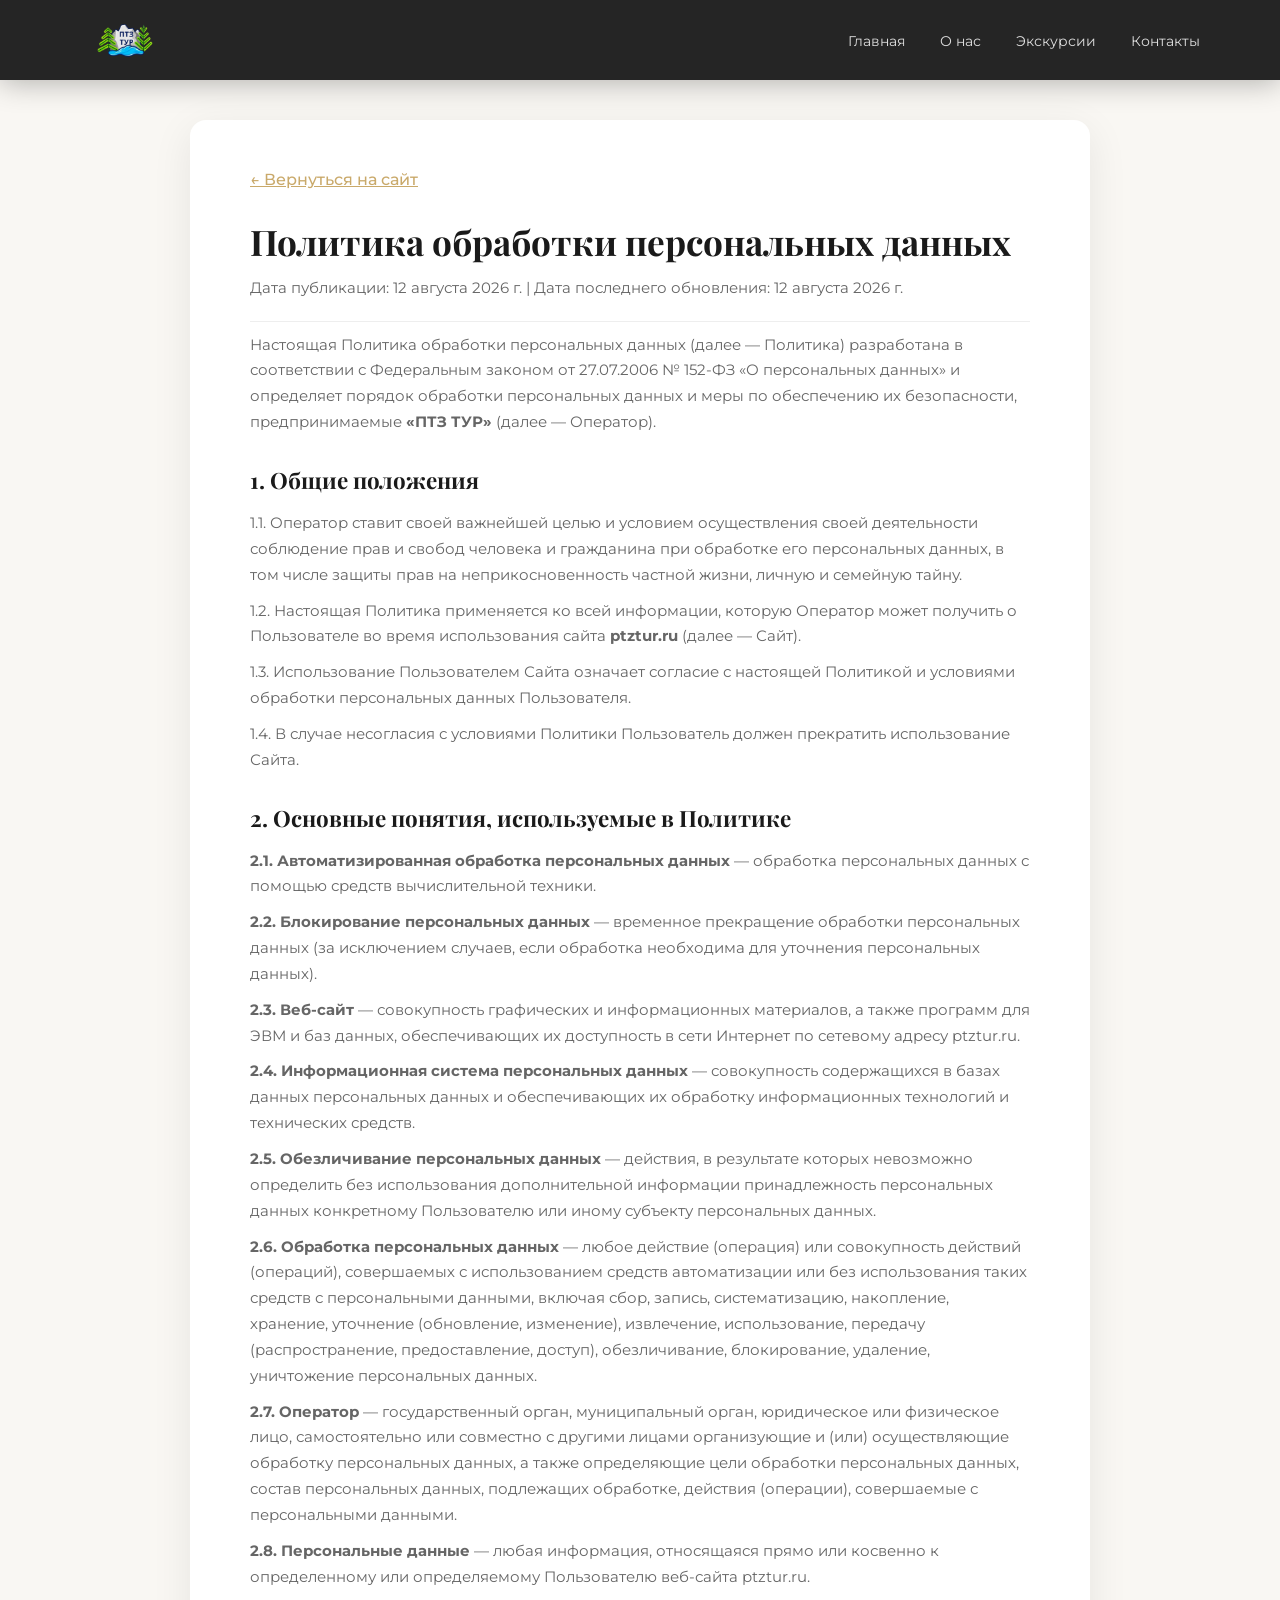
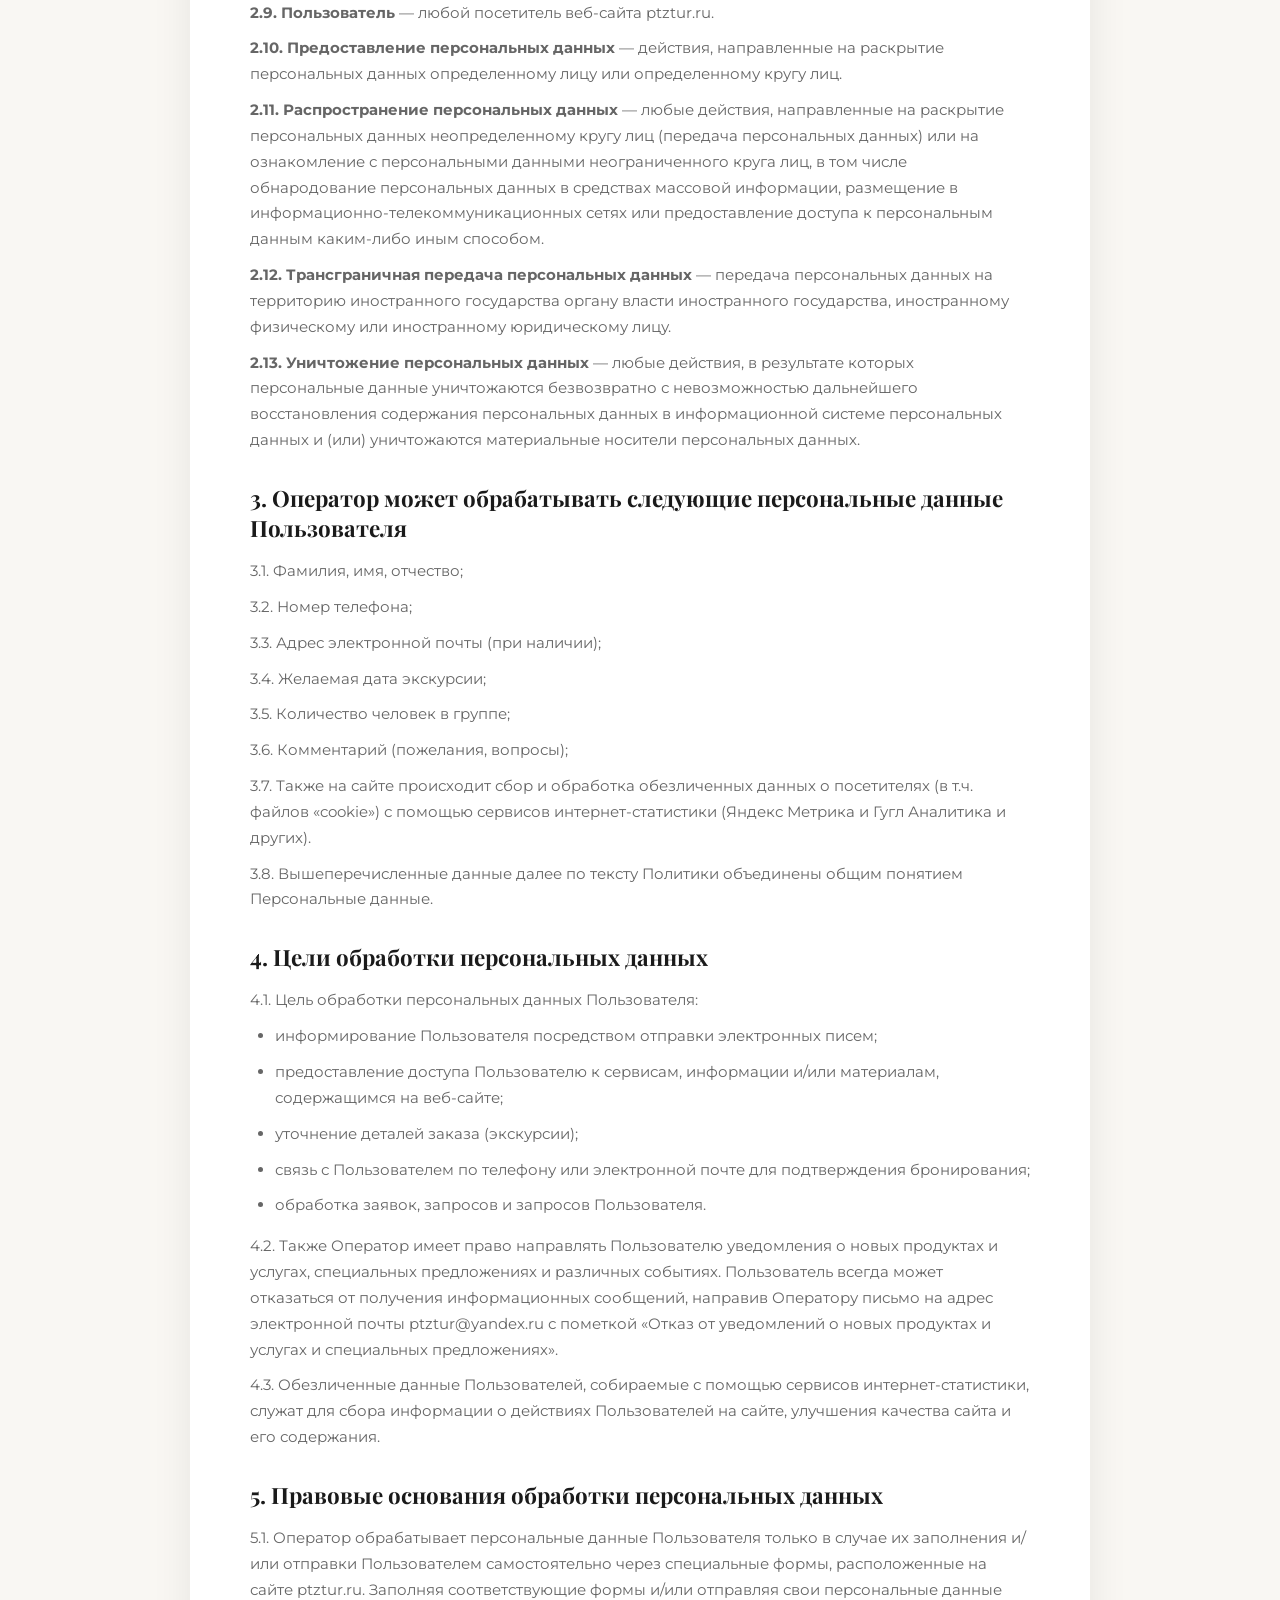
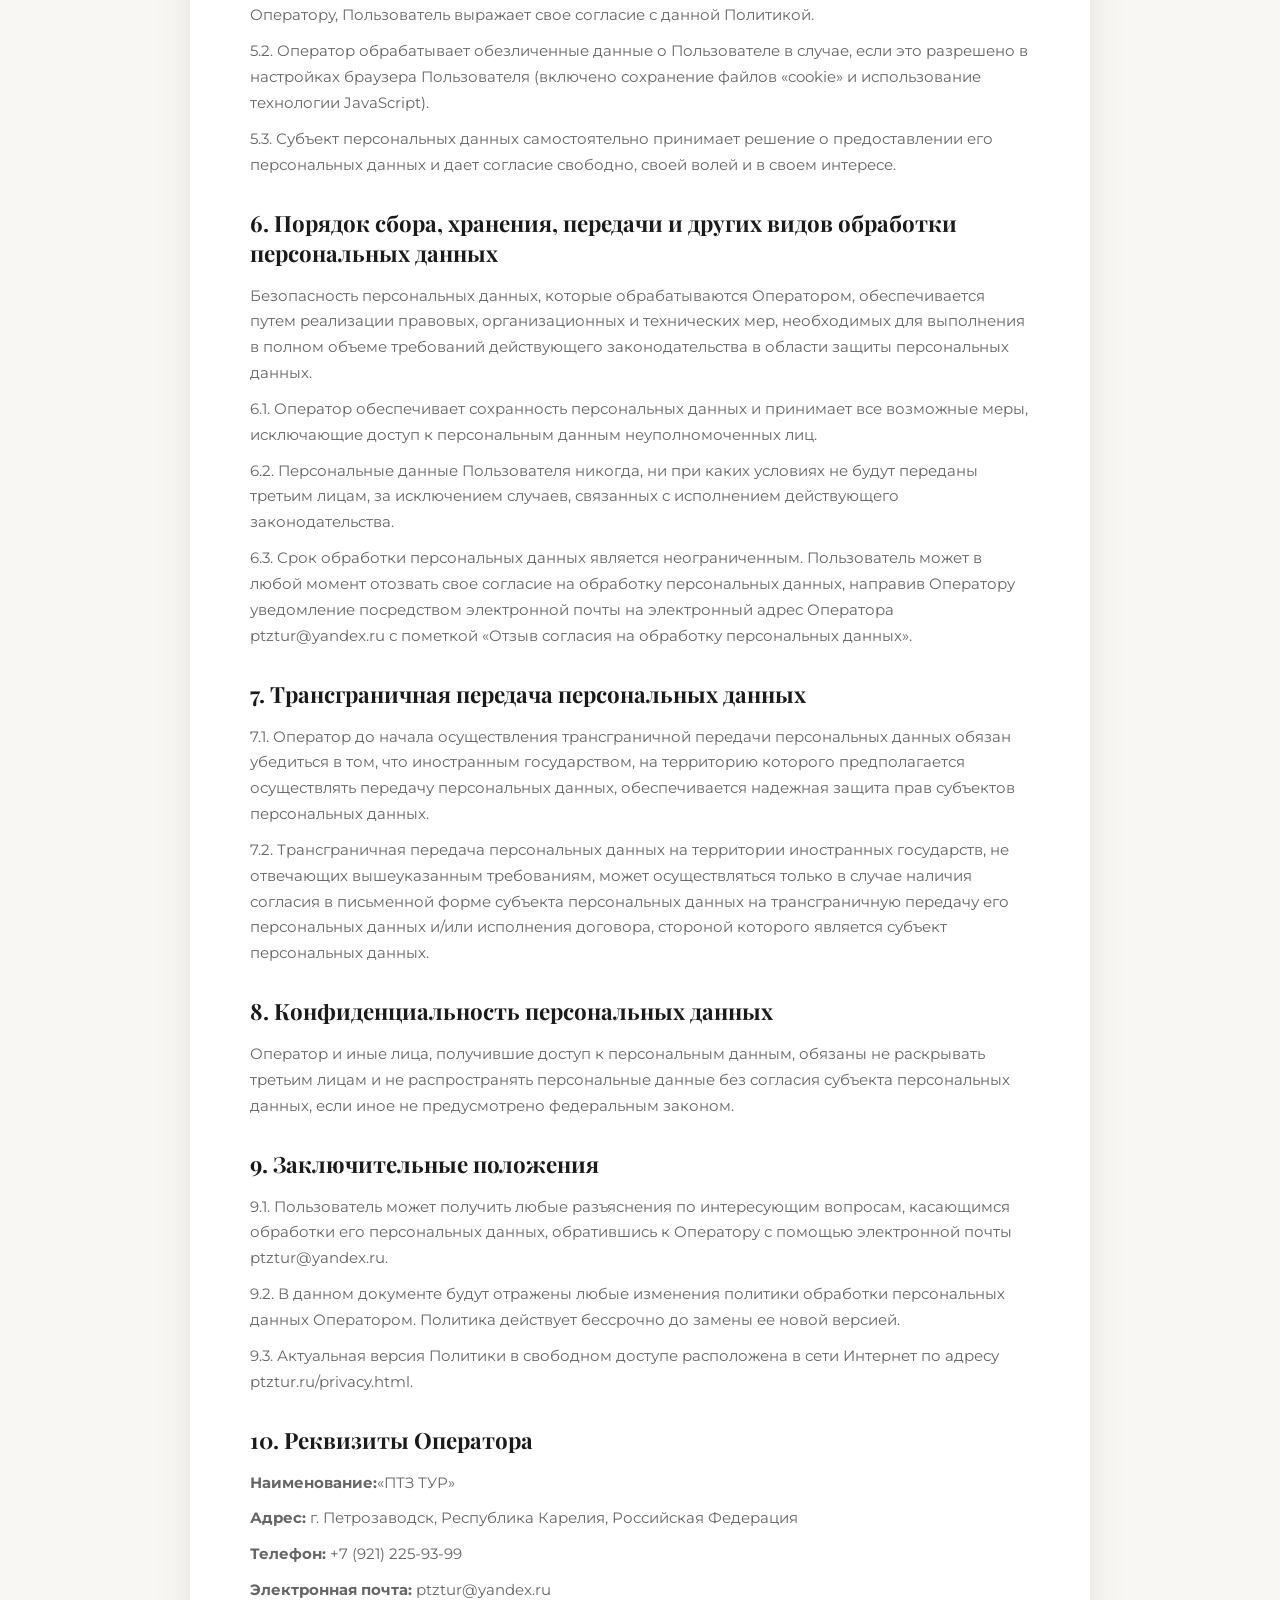
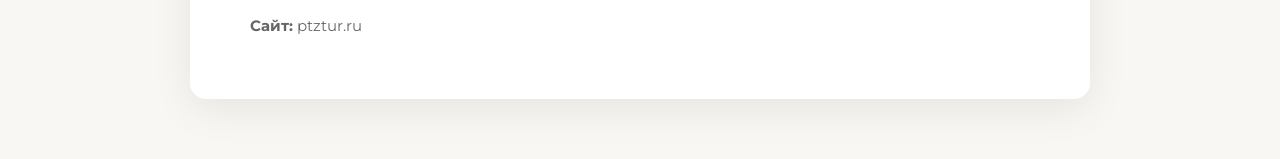
<file: privacy.html>
<!DOCTYPE html>
<html lang="ru">
<head>
    <meta charset="UTF-8">
    <meta name="viewport" content="width=device-width, initial-scale=1.0">
    <title>Политика обработки персональных данных — ПТЗ ТУР</title>
    <link rel="preconnect" href="https://fonts.googleapis.com">
    <link rel="preconnect" href="https://fonts.gstatic.com" crossorigin>
    <link href="https://fonts.googleapis.com/css2?family=Montserrat:wght@300;400;500;600;700&family=Playfair+Display:wght@400;500;600;700&display=swap" rel="stylesheet">
    <link rel="stylesheet" href="https://cdnjs.cloudflare.com/ajax/libs/font-awesome/6.4.0/css/all.min.css">
    <link rel="stylesheet" href="/style.css">
    <style>
        .privacy-page {
            padding: 120px 20px 60px;
            background: #f9f7f3;
            min-height: 100vh;
        }
        .privacy-container {
            max-width: 900px;
            margin: 0 auto;
            background: #fff;
            padding: 50px 60px;
            border-radius: 16px;
            box-shadow: 0 10px 40px rgba(0,0,0,0.08);
        }
        .privacy-container h1 {
            font-family: 'Playfair Display', serif;
            font-size: 2.2rem;
            color: var(--dark);
            margin-bottom: 10px;
            line-height: 1.3;
        }
        .privacy-date {
            color: var(--text-muted);
            font-size: 0.9rem;
            margin-bottom: 30px;
            padding-bottom: 20px;
            border-bottom: 1px solid #eee;
        }
        .privacy-container h2 {
            font-family: 'Playfair Display', serif;
            font-size: 1.4rem;
            color: var(--dark);
            margin: 30px 0 15px;
        }
        .privacy-container h3 {
            font-size: 1.1rem;
            color: var(--dark);
            margin: 20px 0 10px;
            font-weight: 600;
        }
        .privacy-container p, .privacy-container li {
            line-height: 1.7;
            color: var(--text-light);
            margin-bottom: 10px;
            font-size: 0.95rem;
        }
        .privacy-container ul, .privacy-container ol {
            padding-left: 25px;
            margin-bottom: 15px;
        }
        .privacy-container a {
            color: var(--primary);
            text-decoration: underline;
        }
        .privacy-back {
            display: inline-block;
            margin-bottom: 30px;
            color: var(--primary);
            text-decoration: none;
            font-weight: 500;
        }
        .privacy-back:hover {
            text-decoration: underline;
        }
        @media (max-width: 768px) {
            .privacy-container {
                padding: 30px 25px;
            }
            .privacy-container h1 {
                font-size: 1.6rem;
            }
            .privacy-container h2 {
                font-size: 1.2rem;
            }
        }
    </style>
</head>
<body>

    <!-- NAVBAR -->
   <nav id="navbar" style="position: fixed; top: 0; left: 0; width: 100%; background: rgba(26, 26, 26, 0.95); padding: 15px 80px; display: flex; justify-content: space-between; align-items: center; z-index: 1000; box-shadow: 0 2px 30px rgba(0,0,0,0.3);">
    <a href="index.html" style="display: flex; align-items: center; text-decoration: none;">
        <img id="privacyLogo" src="/img/logoPTZTUR5.svg" alt="ПТЗ ТУР" style="height: 50px; width: auto;">
    </a>
    <ul class="nav-links">
        <li><a href="index.html#home">Главная</a></li>
        <li><a href="index.html#about">О нас</a></li>
        <li><a href="index.html#routes">Экскурсии</a></li>
        <li><a href="index.html#contact">Контакты</a></li>
    </ul>
</nav>

<!-- Мини-скрипт: автоподбор рабочего пути логотипа (только для этой страницы) -->
<script>
    (function () {
        var img = document.getElementById('privacyLogo');
        if (!img) return;
        var current = img.getAttribute('src');
        var paths = [
            'logoPTZTUR5.svg',
            '/logoPTZTUR5.svg',
            '/logoPTZTUR5.svg',
            '/img/logoPTZTUR5.svg'
        ].filter(function (p) { return p !== current; });
        var i = 0;
        img.addEventListener('error', function () {
            if (i < paths.length) img.src = paths[i++];
        });
    })();
</script>

    <!-- PRIVACY CONTENT -->
    <section class="privacy-page">
        <div class="privacy-container">
            <a href="index.html" class="privacy-back">← Вернуться на сайт</a>
            
            <h1>Политика обработки персональных данных</h1>
            <p class="privacy-date">Дата публикации: 12 августа 2026 г. | Дата последнего обновления: 12 августа 2026 г.</p>

            <p>Настоящая Политика обработки персональных данных (далее — Политика) разработана в соответствии с Федеральным законом от 27.07.2006 № 152-ФЗ «О персональных данных» и определяет порядок обработки персональных данных и меры по обеспечению их безопасности, предпринимаемые <strong>«ПТЗ ТУР»</strong> (далее — Оператор).</p>

            <h2>1. Общие положения</h2>
            <p>1.1. Оператор ставит своей важнейшей целью и условием осуществления своей деятельности соблюдение прав и свобод человека и гражданина при обработке его персональных данных, в том числе защиты прав на неприкосновенность частной жизни, личную и семейную тайну.</p>
            <p>1.2. Настоящая Политика применяется ко всей информации, которую Оператор может получить о Пользователе во время использования сайта <strong>ptztur.ru</strong> (далее — Сайт).</p>
            <p>1.3. Использование Пользователем Сайта означает согласие с настоящей Политикой и условиями обработки персональных данных Пользователя.</p>
            <p>1.4. В случае несогласия с условиями Политики Пользователь должен прекратить использование Сайта.</p>

            <h2>2. Основные понятия, используемые в Политике</h2>
            <p><strong>2.1. Автоматизированная обработка персональных данных</strong> — обработка персональных данных с помощью средств вычислительной техники.</p>
            <p><strong>2.2. Блокирование персональных данных</strong> — временное прекращение обработки персональных данных (за исключением случаев, если обработка необходима для уточнения персональных данных).</p>
            <p><strong>2.3. Веб-сайт</strong> — совокупность графических и информационных материалов, а также программ для ЭВМ и баз данных, обеспечивающих их доступность в сети Интернет по сетевому адресу ptztur.ru.</p>
            <p><strong>2.4. Информационная система персональных данных</strong> — совокупность содержащихся в базах данных персональных данных и обеспечивающих их обработку информационных технологий и технических средств.</p>
            <p><strong>2.5. Обезличивание персональных данных</strong> — действия, в результате которых невозможно определить без использования дополнительной информации принадлежность персональных данных конкретному Пользователю или иному субъекту персональных данных.</p>
            <p><strong>2.6. Обработка персональных данных</strong> — любое действие (операция) или совокупность действий (операций), совершаемых с использованием средств автоматизации или без использования таких средств с персональными данными, включая сбор, запись, систематизацию, накопление, хранение, уточнение (обновление, изменение), извлечение, использование, передачу (распространение, предоставление, доступ), обезличивание, блокирование, удаление, уничтожение персональных данных.</p>
            <p><strong>2.7. Оператор</strong> — государственный орган, муниципальный орган, юридическое или физическое лицо, самостоятельно или совместно с другими лицами организующие и (или) осуществляющие обработку персональных данных, а также определяющие цели обработки персональных данных, состав персональных данных, подлежащих обработке, действия (операции), совершаемые с персональными данными.</p>
            <p><strong>2.8. Персональные данные</strong> — любая информация, относящаяся прямо или косвенно к определенному или определяемому Пользователю веб-сайта ptztur.ru.</p>
            <p><strong>2.9. Пользователь</strong> — любой посетитель веб-сайта ptztur.ru.</p>
            <p><strong>2.10. Предоставление персональных данных</strong> — действия, направленные на раскрытие персональных данных определенному лицу или определенному кругу лиц.</p>
            <p><strong>2.11. Распространение персональных данных</strong> — любые действия, направленные на раскрытие персональных данных неопределенному кругу лиц (передача персональных данных) или на ознакомление с персональными данными неограниченного круга лиц, в том числе обнародование персональных данных в средствах массовой информации, размещение в информационно-телекоммуникационных сетях или предоставление доступа к персональным данным каким-либо иным способом.</p>
            <p><strong>2.12. Трансграничная передача персональных данных</strong> — передача персональных данных на территорию иностранного государства органу власти иностранного государства, иностранному физическому или иностранному юридическому лицу.</p>
            <p><strong>2.13. Уничтожение персональных данных</strong> — любые действия, в результате которых персональные данные уничтожаются безвозвратно с невозможностью дальнейшего восстановления содержания персональных данных в информационной системе персональных данных и (или) уничтожаются материальные носители персональных данных.</p>

            <h2>3. Оператор может обрабатывать следующие персональные данные Пользователя</h2>
            <p>3.1. Фамилия, имя, отчество;</p>
            <p>3.2. Номер телефона;</p>
            <p>3.3. Адрес электронной почты (при наличии);</p>
            <p>3.4. Желаемая дата экскурсии;</p>
            <p>3.5. Количество человек в группе;</p>
            <p>3.6. Комментарий (пожелания, вопросы);</p>
            <p>3.7. Также на сайте происходит сбор и обработка обезличенных данных о посетителях (в т.ч. файлов «cookie») с помощью сервисов интернет-статистики (Яндекс Метрика и Гугл Аналитика и других).</p>
            <p>3.8. Вышеперечисленные данные далее по тексту Политики объединены общим понятием Персональные данные.</p>

            <h2>4. Цели обработки персональных данных</h2>
            <p>4.1. Цель обработки персональных данных Пользователя:</p>
            <ul>
                <li>информирование Пользователя посредством отправки электронных писем;</li>
                <li>предоставление доступа Пользователю к сервисам, информации и/или материалам, содержащимся на веб-сайте;</li>
                <li>уточнение деталей заказа (экскурсии);</li>
                <li>связь с Пользователем по телефону или электронной почте для подтверждения бронирования;</li>
                <li>обработка заявок, запросов и запросов Пользователя.</li>
            </ul>
            <p>4.2. Также Оператор имеет право направлять Пользователю уведомления о новых продуктах и услугах, специальных предложениях и различных событиях. Пользователь всегда может отказаться от получения информационных сообщений, направив Оператору письмо на адрес электронной почты ptztur@yandex.ru с пометкой «Отказ от уведомлений о новых продуктах и услугах и специальных предложениях».</p>
            <p>4.3. Обезличенные данные Пользователей, собираемые с помощью сервисов интернет-статистики, служат для сбора информации о действиях Пользователей на сайте, улучшения качества сайта и его содержания.</p>

            <h2>5. Правовые основания обработки персональных данных</h2>
            <p>5.1. Оператор обрабатывает персональные данные Пользователя только в случае их заполнения и/или отправки Пользователем самостоятельно через специальные формы, расположенные на сайте ptztur.ru. Заполняя соответствующие формы и/или отправляя свои персональные данные Оператору, Пользователь выражает свое согласие с данной Политикой.</p>
            <p>5.2. Оператор обрабатывает обезличенные данные о Пользователе в случае, если это разрешено в настройках браузера Пользователя (включено сохранение файлов «cookie» и использование технологии JavaScript).</p>
            <p>5.3. Субъект персональных данных самостоятельно принимает решение о предоставлении его персональных данных и дает согласие свободно, своей волей и в своем интересе.</p>

            <h2>6. Порядок сбора, хранения, передачи и других видов обработки персональных данных</h2>
            <p>Безопасность персональных данных, которые обрабатываются Оператором, обеспечивается путем реализации правовых, организационных и технических мер, необходимых для выполнения в полном объеме требований действующего законодательства в области защиты персональных данных.</p>
            <p>6.1. Оператор обеспечивает сохранность персональных данных и принимает все возможные меры, исключающие доступ к персональным данным неуполномоченных лиц.</p>
            <p>6.2. Персональные данные Пользователя никогда, ни при каких условиях не будут переданы третьим лицам, за исключением случаев, связанных с исполнением действующего законодательства.</p>
            <p>6.3. Срок обработки персональных данных является неограниченным. Пользователь может в любой момент отозвать свое согласие на обработку персональных данных, направив Оператору уведомление посредством электронной почты на электронный адрес Оператора ptztur@yandex.ru с пометкой «Отзыв согласия на обработку персональных данных».</p>

            <h2>7. Трансграничная передача персональных данных</h2>
            <p>7.1. Оператор до начала осуществления трансграничной передачи персональных данных обязан убедиться в том, что иностранным государством, на территорию которого предполагается осуществлять передачу персональных данных, обеспечивается надежная защита прав субъектов персональных данных.</p>
            <p>7.2. Трансграничная передача персональных данных на территории иностранных государств, не отвечающих вышеуказанным требованиям, может осуществляться только в случае наличия согласия в письменной форме субъекта персональных данных на трансграничную передачу его персональных данных и/или исполнения договора, стороной которого является субъект персональных данных.</p>

            <h2>8. Конфиденциальность персональных данных</h2>
            <p>Оператор и иные лица, получившие доступ к персональным данным, обязаны не раскрывать третьим лицам и не распространять персональные данные без согласия субъекта персональных данных, если иное не предусмотрено федеральным законом.</p>

            <h2>9. Заключительные положения</h2>
            <p>9.1. Пользователь может получить любые разъяснения по интересующим вопросам, касающимся обработки его персональных данных, обратившись к Оператору с помощью электронной почты ptztur@yandex.ru.</p>
            <p>9.2. В данном документе будут отражены любые изменения политики обработки персональных данных Оператором. Политика действует бессрочно до замены ее новой версией.</p>
            <p>9.3. Актуальная версия Политики в свободном доступе расположена в сети Интернет по адресу ptztur.ru/privacy.html.</p>

            <h2>10. Реквизиты Оператора</h2>
            <p><strong>Наименование:</strong>«ПТЗ ТУР»</p>
            <p><strong>Адрес:</strong> г. Петрозаводск, Республика Карелия, Российская Федерация</p>
            <p><strong>Телефон:</strong> +7 (921) 225-93-99</p>
            <p><strong>Электронная почта:</strong> ptztur@yandex.ru</p>
            <p><strong>Сайт:</strong> ptztur.ru</p>
        </div>
    </section>

</body>
</html>
</file>
<file: style.css>
* {
    margin: 0;
    padding: 0;
    box-sizing: border-box;
}

:root {
    --primary: #c9a96a;
    --primary-hover: #b8985a;
    --dark: #1a1a1a;
    --darker: #111111;
    --light: #f8f9fa;
    --text: #333;
    --text-light: #666;
    --text-muted: #999;
}

html {
    scroll-behavior: smooth;
}

body {
    font-family: 'Montserrat', sans-serif;
    color: var(--text);
    overflow-x: hidden;
}

body.modal-open {
    overflow: hidden;
}

/* =========================================
   NAVBAR
   ========================================= */
nav {
    position: fixed;
    top: 0;
    width: 100%;
    padding: 25px 80px;
    display: flex;
    justify-content: space-between;
    align-items: center;
    z-index: 1000;
    transition: all 0.4s ease;
    background: transparent;
}

nav.scrolled {
    background: rgba(26, 26, 26, 0.95);
    padding: 15px 80px;
    box-shadow: 0 2px 30px rgba(0, 0, 0, 0.3);
}

.nav-logo {
    display: flex;
    align-items: center;
    gap: 10px;
    color: #fff;
    text-decoration: none;
}

.nav-logo img,
.nav-logo svg {
    height: 65px;
    width: auto;
    transition: all 0.3s ease;
}

.nav-logo:hover img,
.nav-logo:hover svg {
    transform: scale(1.05);
}

.nav-links {
    display: flex;
    gap: 35px;
    list-style: none;
}

.nav-links a {
    color: rgba(255, 255, 255, 0.85);
    text-decoration: none;
    font-size: 0.9rem;
    font-weight: 400;
    transition: color 0.3s;
    position: relative;
}

.nav-links a::after {
    content: '';
    position: absolute;
    bottom: -4px;
    left: 0;
    width: 0;
    height: 1px;
    background: var(--primary);
    transition: width 0.3s;
}

.nav-links a:hover {
    color: #fff;
}

.nav-links a:hover::after,
.nav-links .active::after {
    width: 100%;
}

.nav-links .active {
    color: #fff;
}

.mobile-toggle {
    display: none;
    font-size: 1.5rem;
    color: #fff;
    cursor: pointer;
}

/* =========================================
   HERO
   ========================================= */
.hero {
    height: 100vh;
    min-height: 700px;
    position: relative;
    display: flex;
    align-items: center;
    justify-content: center;
    overflow: hidden;
}

.hero-bg {
    position: absolute;
    inset: 0;
    background: url('img/Рускеала.jpg') center/cover;
    filter: brightness(0.6);
    transition: transform 8s ease;
}

.hero:hover .hero-bg {
    transform: scale(1.05);
}

.hero-overlay {
    position: absolute;
    inset: 0;
    background: linear-gradient(to bottom,
            rgba(26, 26, 26, 0.3) 0%,
            rgba(26, 26, 26, 0.1) 50%,
            rgba(26, 26, 26, 0.6) 100%);
}

.hero-content {
    position: relative;
    z-index: 2;
    text-align: center;
    color: #fff;
    max-width: 800px;
    padding: 0 20px;
    animation: fadeInUp 1s ease;
}

@keyframes fadeInUp {
    from {
        opacity: 0;
        transform: translateY(40px);
    }

    to {
        opacity: 1;
        transform: translateY(0);
    }
}

.hero-logo {
    max-width: 180px;
    width: 100%;
    height: auto;
    margin: 0 auto 30px;
    display: block;
}

.hero-content h1 {
    font-family: 'Playfair Display', serif;
    font-size: 3.5rem;
    font-weight: 600;
    margin-bottom: 20px;
    letter-spacing: 8px;
    text-shadow: 0 2px 20px rgba(0, 0, 0, 0.3);
}

.hero-content p {
    font-size: 1.3rem;
    font-weight: 300;
    color: rgba(255, 255, 255, 0.9);
    letter-spacing: 3px;
    font-style: italic;
}

.scroll-down {
    position: absolute;
    bottom: 40px;
    left: 50%;
    transform: translateX(-50%);
    color: rgba(255, 255, 255, 0.7);
    font-size: 0.8rem;
    letter-spacing: 2px;
    display: flex;
    flex-direction: column;
    align-items: center;
    gap: 10px;
    animation: bounce 2s infinite;
    cursor: pointer;
}

@keyframes bounce {

    0%,
    100% {
        transform: translateX(-50%) translateY(0);
    }

    50% {
        transform: translateX(-50%) translateY(-10px);
    }
}

/* =========================================
   О НАС
   ========================================= */
.about-section {
    padding: 80px 20px;
    background: #f9f7f3;
}

.about-container {
    max-width: 1200px;
    margin: 0 auto;
    display: grid;
    grid-template-columns: 1fr 1fr;
    gap: 60px;
    align-items: center;
}

.about-text h2 {
    font-family: 'Playfair Display', serif;
    font-size: 2.5rem;
    margin-bottom: 20px;
    color: #2c2c2c;
}

.about-text p {
    line-height: 1.8;
    color: #555;
    margin-bottom: 15px;
}

.about-image img {
    width: 100%;
    border-radius: 12px;
    box-shadow: 0 20px 40px rgba(0, 0, 0, 0.1);
}

/* =========================================
   ROUTE SELECTION
   ========================================= */
.route-selection {
    background: var(--light);
    padding: 80px 80px 60px;
    position: relative;
}

.route-selection::before {
    content: '';
    position: absolute;
    top: -60px;
    left: 0;
    right: 0;
    height: 60px;
    background: var(--light);
    clip-path: ellipse(55% 100% at 50% 100%);
}

.route-title {
    text-align: center;
    font-size: 1.1rem;
    font-weight: 600;
    letter-spacing: 2px;
    text-transform: uppercase;
    color: var(--text);
    margin-bottom: 30px;
}

.route-filters {
    display: flex;
    justify-content: center;
    gap: 20px;
    flex-wrap: wrap;
}

.filter-btn {
    padding: 12px 28px;
    border: 1.5px solid #ddd;
    border-radius: 30px;
    background: #fff;
    color: var(--text-light);
    font-size: 0.85rem;
    font-family: 'Montserrat', sans-serif;
    font-weight: 500;
    cursor: pointer;
    transition: all 0.4s cubic-bezier(0.4, 0, 0.2, 1);
    letter-spacing: 0.5px;
    box-shadow: 0 2px 10px rgba(0, 0, 0, 0.05);
}

.filter-btn:hover {
    border-color: var(--primary);
    color: var(--primary);
    transform: translateY(-2px);
    box-shadow: 0 5px 20px rgba(201, 169, 106, 0.2);
}

.filter-btn.active {
    background: var(--primary);
    border-color: var(--primary);
    color: #fff;
    box-shadow: 0 5px 20px rgba(201, 169, 106, 0.4);
}

/* =========================================
   ROUTES (TIMELINE)
   ========================================= */
.routes {
    background: var(--light);
    padding: 40px 80px 100px;
    position: relative;
}

.timeline {
    max-width: 1000px;
    margin: 0 auto;
    position: relative;
    padding: 40px 0;
}

.timeline::before {
    content: '';
    position: absolute;
    left: 50%;
    top: 0;
    bottom: 0;
    width: 2px;
    background: linear-gradient(to bottom, var(--primary), rgba(201, 169, 106, 0.1));
    transform: translateX(-50%);
    z-index: 1;
}

.route-group {
    margin-bottom: 60px;
    scroll-margin-top: 120px;
}

.route-group.hidden {
    display: none;
}

.route-group-header {
    text-align: center;
    margin-bottom: 50px;
    padding: 25px;
    background: #fff;
    border-radius: 15px;
    box-shadow: 0 5px 25px rgba(0, 0, 0, 0.06);
    max-width: 1000px;
    position: relative;
    z-index: 2;
}

.route-group-header i {
    font-size: 2rem;
    color: var(--primary);
    margin-bottom: 10px;
    display: block;
}

.route-group-header h2 {
    font-family: 'Playfair Display', serif;
    font-size: 1.8rem;
    font-weight: 600;
    color: var(--dark);
}

.route-card {
    display: flex;
    align-items: center;
    margin-bottom: 100px;
    position: relative;
    opacity: 0;
    transform: translateY(40px);
    transition: all 0.8s ease;
    z-index: 2;
}

.route-card.visible {
    opacity: 1;
    transform: translateY(0);
}

.route-card.hidden {
    display: none;
}

.route-card:nth-child(even) {
    flex-direction: row-reverse;
}

.route-card .route-dot {
    position: absolute;
    left: 50%;
    top: 50%;
    transform: translate(-50%, -50%);
    width: 16px;
    height: 16px;
    background: var(--primary);
    border-radius: 50%;
    border: 3px solid #fff;
    box-shadow: 0 0 0 3px var(--primary);
    z-index: 3;
}

.route-card .route-image {
    width: 45%;
    border-radius: 20px;
    overflow: hidden;
    box-shadow: 0 15px 50px rgba(0, 0, 0, 0.15);
    position: relative;
    cursor: pointer;
    transition: all 0.4s ease;
}

.route-card .route-image::after {
    content: '\f00e';
    font-family: 'Font Awesome 6 Free';
    font-weight: 900;
    position: absolute;
    top: 50%;
    left: 50%;
    transform: translate(-50%, -50%) scale(0);
    color: #fff;
    font-size: 2rem;
    opacity: 0;
    transition: all 0.4s ease;
    z-index: 3;
}

.route-card .route-image::before {
    content: '';
    position: absolute;
    inset: 0;
    background: rgba(26, 26, 26, 0);
    transition: all 0.4s ease;
    z-index: 2;
}

.route-card .route-image:hover::after {
    opacity: 1;
    transform: translate(-50%, -50%) scale(1);
}

.route-card .route-image:hover::before {
    background: rgba(26, 26, 26, 0.4);
}

.route-card .route-image:hover {
    transform: translateY(-5px);
    box-shadow: 0 20px 60px rgba(0, 0, 0, 0.25);
}

.route-card .route-image img {
    width: 100%;
    height: 320px;
    object-fit: cover;
    display: block;
    transition: transform 0.6s ease;
}

.route-card:hover .route-image img {
    transform: scale(1.08);
}

.route-card .route-info {
    width: 45%;
    padding: 0 60px;
}

.route-card:nth-child(even) .route-info {
    text-align: right;
}

.route-info .route-tag {
    display: inline-block;
    font-size: 0.75rem;
    font-weight: 600;
    letter-spacing: 2px;
    text-transform: uppercase;
    color: var(--primary);
    margin-bottom: 12px;
}

.route-info h3 {
    font-family: 'Playfair Display', serif;
    font-size: 1.8rem;
    font-weight: 600;
    margin-bottom: 15px;
    color: var(--dark);
}

.route-info p {
    font-size: 0.9rem;
    line-height: 1.8;
    color: var(--text-light);
    margin-bottom: 12px;
}

.route-details {
    display: flex;
    gap: 20px;
    font-size: 0.85rem;
    color: var(--text-muted);
}

.route-card:nth-child(even) .route-details {
    justify-content: flex-end;
}

.route-details span {
    display: flex;
    align-items: center;
    gap: 6px;
}

.route-details i {
    color: var(--primary);
    font-size: 0.8rem;
}

.route-price {
    margin-top: 20px;
    font-size: 1.3rem;
    font-weight: 600;
    color: var(--primary);
}

/* =========================================
   КНОПКИ В КАРТОЧКАХ
   ========================================= */
.route-buttons {
    display: flex;
    gap: 15px;
    margin-top: 20px;
    flex-wrap: wrap;
}

.route-btn {
    display: inline-flex;
    align-items: center;
    justify-content: center;
    padding: 12px 25px;
    border-radius: 30px;
    font-size: 0.85rem;
    font-weight: 600;
    letter-spacing: 0.5px;
    text-decoration: none;
    transition: all 0.3s ease;
    flex: 1;
    min-width: 140px;
    text-align: center;
}

.route-btn-primary {
    background: var(--primary);
    color: #fff;
}

.route-btn-primary:hover {
    background: var(--primary-hover);
    transform: translateY(-2px);
    box-shadow: 0 5px 20px rgba(201, 169, 106, 0.4);
}

.route-btn-secondary {
    background: transparent;
    color: var(--primary);
    border: 1.5px solid var(--primary);
}

.route-btn-secondary:hover {
    background: var(--primary);
    color: #fff;
    transform: translateY(-2px);
}

/* =========================================
   TOUR MODAL
   ========================================= */
.tour-modal {
    position: fixed;
    inset: 0;
    z-index: 2000;
    display: flex;
    align-items: center;
    justify-content: center;
    opacity: 0;
    visibility: hidden;
    transition: opacity 0.4s ease, visibility 0.4s ease;
}

.tour-modal.active {
    opacity: 1;
    visibility: visible;
}

.tour-modal-overlay {
    position: absolute;
    inset: 0;
    background: rgba(10, 10, 20, 0.85);
    backdrop-filter: blur(8px);
    cursor: pointer;
}

.tour-modal-content {
    position: relative;
    background: #fff;
    border-radius: 24px;
    max-width: 1100px;
    width: 92%;
    max-height: 90vh;
    overflow: hidden;
    box-shadow: 0 30px 80px rgba(0, 0, 0, 0.4);
    transform: scale(0.9) translateY(30px);
    transition: transform 0.5s cubic-bezier(0.34, 1.56, 0.64, 1);
}

.tour-modal.active .tour-modal-content {
    transform: scale(1) translateY(0);
}

.tour-modal-close {
    position: absolute;
    top: 20px;
    right: 20px;
    width: 45px;
    height: 45px;
    border-radius: 50%;
    background: rgba(255, 255, 255, 0.95);
    border: none;
    cursor: pointer;
    z-index: 10;
    display: flex;
    align-items: center;
    justify-content: center;
    font-size: 1.2rem;
    color: var(--dark);
    transition: all 0.3s ease;
    box-shadow: 0 4px 15px rgba(0, 0, 0, 0.15);
}

.tour-modal-close:hover {
    background: var(--primary);
    color: #fff;
    transform: rotate(90deg);
}

.tour-modal-body {
    display: grid;
    grid-template-columns: 40% 60%;
    max-height: 90vh;
    overflow-y: auto;
}

.tour-modal-image {
    position: relative;
    background: #f5f2ea;
}

.tour-modal-image img {
    position: sticky;
    top: 0;
    width: 100%;
    height: 90vh;
    max-height: 90vh;
    object-fit: cover;
    object-position: center;
    display: block;
}

.tour-modal-info {
    padding: 50px 45px;
    overflow-y: auto;
}

.tour-modal-tag {
    display: inline-block;
    font-size: 0.75rem;
    font-weight: 600;
    letter-spacing: 2px;
    text-transform: uppercase;
    color: var(--primary);
    margin-bottom: 15px;
    padding: 6px 14px;
    background: rgba(201, 169, 106, 0.12);
    border-radius: 20px;
}

.tour-modal-title {
    font-family: 'Playfair Display', serif;
    font-size: 2.2rem;
    font-weight: 600;
    color: var(--dark);
    margin-bottom: 20px;
    line-height: 1.2;
}

.tour-modal-description {
    font-size: 1rem;
    line-height: 1.8;
    color: var(--text-light);
    margin-bottom: 25px;
}

.tour-modal-details {
    display: flex;
    gap: 25px;
    flex-wrap: wrap;
    padding: 20px 0;
    border-top: 1px solid #f0f0f0;
    border-bottom: 1px solid #f0f0f0;
    margin-bottom: 25px;
}

.tour-modal-details .detail-item {
    display: flex;
    align-items: center;
    gap: 10px;
    color: var(--text-light);
    font-size: 0.95rem;
}

.tour-modal-details .detail-item i {
    color: var(--primary);
    font-size: 1rem;
}

.tour-modal-price {
    font-size: 2rem;
    font-weight: 700;
    color: var(--primary);
    margin-bottom: 25px;
    font-family: 'Playfair Display', serif;
}

.tour-modal-price small {
    display: block;
    font-size: 0.85rem;
    color: var(--text-muted);
    font-weight: 400;
    margin-top: 5px;
    font-family: 'Montserrat', sans-serif;
}

.tour-modal-btn {
    display: inline-block;
    padding: 14px 40px;
    background: var(--primary);
    color: #fff;
    text-decoration: none;
    border-radius: 30px;
    font-size: 0.9rem;
    font-weight: 600;
    letter-spacing: 1px;
    transition: all 0.3s;
    text-align: center;
}

.tour-modal-btn:hover {
    background: var(--primary-hover);
    transform: translateY(-3px);
}

/* =========================================
   ПРОГРАММА ТУРА В МОДАЛКЕ
   ========================================= */
.tour-program-list {
    list-style: none;
    padding: 0;
    margin-top: 15px;
}

.tour-program-list li {
    position: relative;
    padding-left: 28px;
    margin-bottom: 16px;
    line-height: 1.6;
    color: var(--text);
    font-size: 0.95rem;
}

.tour-program-list li::before {
    content: '•';
    position: absolute;
    left: 0;
    top: 0;
    color: var(--primary);
    font-size: 1.4rem;
    line-height: 1.2;
}

.tour-program-list strong {
    color: var(--dark);
    display: block;
    margin-bottom: 4px;
}

.full-description ul {
    margin-top: 10px;
    padding-left: 20px;
}

.full-description ul li {
    margin-bottom: 8px;
    font-size: 0.9rem;
    color: var(--text-light);
}

.full-description p {
    margin-bottom: 10px;
}

.full-description br {
    display: block;
    margin: 5px 0;
}

.full-description strong {
    color: var(--dark);
    font-weight: 600;
}

/* =========================================
   ПОЛНОЕ ОПИСАНИЕ В МОДАЛКЕ
   ========================================= */
.modal-full-description {
    margin-top: 30px;
    padding-top: 25px;
    border-top: 1px solid #f0f0f0;
}

.modal-full-description p {
    margin-bottom: 12px;
    line-height: 1.8;
    color: var(--text-light);
    font-size: 0.95rem;
}

.modal-full-description strong {
    display: block;
    color: var(--dark);
    font-weight: 600;
    margin: 18px 0 10px;
    font-size: 1.05rem;
}

.modal-full-description ul {
    list-style: none;
    padding-left: 0;
    margin: 10px 0 15px;
}

.modal-full-description ul li {
    position: relative;
    padding-left: 20px;
    margin-bottom: 8px;
    color: var(--text-light);
    font-size: 0.9rem;
    line-height: 1.6;
}

.modal-full-description ul li::before {
    content: '•';
    position: absolute;
    left: 0;
    top: 0;
    color: var(--primary);
}

.modal-full-description ul.tour-program-list li {
    padding-left: 28px;
    margin-bottom: 16px;
    color: var(--text);
    font-size: 0.95rem;
}

.modal-full-description ul.tour-program-list li::before {
    font-size: 1.4rem;
    line-height: 1.2;
}

.modal-full-description ul.tour-program-list li strong {
    margin: 0 0 4px;
}

.modal-full-description small {
    display: block;
    color: var(--text-muted);
    font-size: 0.85rem;
    margin-top: 8px;
    line-height: 1.6;
}

/* =========================================
   BOOKING MODAL
   ========================================= */
.booking-modal {
    position: fixed;
    inset: 0;
    z-index: 3000;
    display: flex;
    align-items: center;
    justify-content: center;
    opacity: 0;
    visibility: hidden;
    transition: opacity 0.4s ease, visibility 0.4s ease;
}

.booking-modal.active {
    opacity: 1;
    visibility: visible;
}

.booking-modal-overlay {
    position: absolute;
    inset: 0;
    background: rgba(10, 10, 20, 0.85);
    backdrop-filter: blur(10px);
    cursor: pointer;
}

.booking-modal-content {
    position: relative;
    background: #fff;
    border-radius: 24px;
    max-width: 1000px;
    width: 92%;
    max-height: 92vh;
    overflow: hidden;
    box-shadow: 0 30px 80px rgba(0, 0, 0, 0.4);
    transform: scale(0.9) translateY(30px);
    transition: transform 0.5s cubic-bezier(0.34, 1.56, 0.64, 1);
}

.booking-modal.active .booking-modal-content {
    transform: scale(1) translateY(0);
}

.booking-modal-close {
    position: absolute;
    top: 20px;
    right: 20px;
    width: 45px;
    height: 45px;
    border-radius: 50%;
    background: #fff;
    border: none;
    cursor: pointer;
    z-index: 10;
    display: flex;
    align-items: center;
    justify-content: center;
    font-size: 1.2rem;
    color: var(--dark);
    transition: all 0.3s ease;
    box-shadow: 0 4px 15px rgba(0, 0, 0, 0.15);
}

.booking-modal-close:hover {
    background: var(--primary);
    color: #fff;
    transform: rotate(90deg);
}

.booking-modal-body {
    display: grid;
    grid-template-columns: 1fr 1fr;
    max-height: 92vh;
}

.booking-modal-left {
    background: linear-gradient(135deg, #1a1a1a 0%, #2a2a2a 100%);
    padding: 60px 50px;
    color: #fff;
    position: relative;
    overflow: hidden;
    display: flex;
    flex-direction: column;
    justify-content: center;
}

.booking-modal-left::before {
    content: '';
    position: absolute;
    inset: 0;
    background: url('img/onega.jpg') center/cover;
    opacity: 0.15;
}

.booking-modal-left>* {
    position: relative;
    z-index: 2;
}

.booking-modal-badge {
    display: inline-block;
    background: var(--primary);
    color: #fff;
    padding: 6px 16px;
    border-radius: 20px;
    font-size: 0.75rem;
    font-weight: 600;
    text-transform: uppercase;
    letter-spacing: 1.5px;
    margin-bottom: 20px;
    width: fit-content;
}

.booking-modal-title {
    font-family: 'Playfair Display', serif;
    font-size: 2rem;
    font-weight: 600;
    margin-bottom: 20px;
    line-height: 1.3;
}

.booking-modal-description {
    color: rgba(255, 255, 255, 0.8);
    line-height: 1.7;
    margin-bottom: 30px;
    font-size: 0.95rem;
}

.booking-modal-meta {
    display: flex;
    gap: 25px;
    margin-bottom: 30px;
}

.booking-modal-meta-item {
    display: flex;
    align-items: center;
    gap: 10px;
    color: rgba(255, 255, 255, 0.85);
    font-size: 0.95rem;
}

.booking-modal-meta-item i {
    color: var(--primary);
    font-size: 1.1rem;
}

.booking-modal-right {
    padding: 50px 50px;
    overflow-y: auto;
    max-height: 92vh;
}

.booking-modal-right::-webkit-scrollbar {
    width: 6px;
}

.booking-modal-right::-webkit-scrollbar-track {
    background: #f0f0f0;
}

.booking-modal-right::-webkit-scrollbar-thumb {
    background: var(--primary);
    border-radius: 3px;
}

.booking-form {
    display: flex;
    flex-direction: column;
    gap: 20px;
}

.booking-form-row {
    display: grid;
    grid-template-columns: 1fr 1fr;
    gap: 15px;
}

.booking-form-group {
    display: flex;
    flex-direction: column;
    gap: 8px;
}

.booking-form-group label {
    font-size: 0.85rem;
    font-weight: 600;
    color: var(--dark);
    letter-spacing: 0.5px;
}

.booking-form-group label i {
    color: var(--primary);
    margin-right: 6px;
}

.booking-form-group input,
.booking-form-group select,
.booking-form-group textarea {
    padding: 14px 18px;
    border: 1.5px solid #e0e0e0;
    border-radius: 12px;
    font-family: 'Montserrat', sans-serif;
    font-size: 0.95rem;
    color: var(--dark);
    background: #fff;
    transition: all 0.3s ease;
    outline: none;
}

.booking-form-group select {
    appearance: none;
    background-image: url("data:image/svg+xml;charset=UTF-8,%3csvg xmlns='http://www.w3.org/2000/svg' viewBox='0 0 24 24' fill='none' stroke='%23c9a96a' stroke-width='2' stroke-linecap='round' stroke-linejoin='round'%3e%3cpolyline points='6 9 12 15 18 9'%3e%3c/polyline%3e%3c/svg%3e");
    background-repeat: no-repeat;
    background-position: right 18px center;
    background-size: 16px;
    padding-right: 45px;
}

.booking-form-group input:focus,
.booking-form-group select:focus,
.booking-form-group textarea:focus {
    border-color: var(--primary);
    box-shadow: 0 0 0 4px rgba(201, 169, 106, 0.15);
}

.booking-form-group textarea {
    resize: vertical;
    min-height: 80px;
}

.booking-consent {
    display: flex;
    align-items: flex-start;
    gap: 10px;
    margin: 10px 0 25px;
    font-size: 0.85rem;
    color: var(--text-light);
    line-height: 1.5;
}

.booking-consent input[type="checkbox"] {
    margin-top: 3px;
    accent-color: var(--primary);
    width: 16px;
    height: 16px;
    cursor: pointer;
    flex-shrink: 0;
}

.booking-consent a {
    color: var(--primary);
    text-decoration: underline;
    transition: color 0.3s;
}

.booking-consent a:hover {
    color: var(--primary-hover);
}

.booking-submit-btn {
    width: 100%;
    padding: 16px;
    background: var(--primary);
    color: #fff;
    border: none;
    border-radius: 12px;
    font-family: 'Montserrat', sans-serif;
    font-size: 1rem;
    font-weight: 600;
    cursor: pointer;
    transition: all 0.3s ease;
    letter-spacing: 0.5px;
}

.booking-submit-btn:hover {
    background: var(--primary-hover);
    transform: translateY(-2px);
    box-shadow: 0 5px 20px rgba(201, 169, 106, 0.3);
}

/* =========================================
   SUCCESS MODAL
   ========================================= */
.success-modal {
    position: fixed;
    inset: 0;
    z-index: 4000;
    display: flex;
    align-items: center;
    justify-content: center;
    opacity: 0;
    visibility: hidden;
    transition: opacity 0.4s ease, visibility 0.4s ease;
}

.success-modal.active {
    opacity: 1;
    visibility: visible;
}

.success-modal-overlay {
    position: absolute;
    inset: 0;
    background: rgba(10, 10, 20, 0.85);
    backdrop-filter: blur(10px);
    cursor: pointer;
}

.success-modal-content {
    position: relative;
    background: #fff;
    border-radius: 24px;
    padding: 60px 50px;
    max-width: 450px;
    width: 90%;
    text-align: center;
    box-shadow: 0 30px 80px rgba(0, 0, 0, 0.4);
    transform: scale(0.8);
    transition: transform 0.5s cubic-bezier(0.34, 1.56, 0.64, 1);
}

.success-modal.active .success-modal-content {
    transform: scale(1);
}

.success-icon {
    width: 80px;
    height: 80px;
    border-radius: 50%;
    background: linear-gradient(135deg, #4CAF50 0%, #66BB6A 100%);
    display: flex;
    align-items: center;
    justify-content: center;
    margin: 0 auto 25px;
    color: #fff;
    font-size: 2.5rem;
    box-shadow: 0 10px 30px rgba(76, 175, 80, 0.4);
    animation: successPop 0.6s cubic-bezier(0.34, 1.56, 0.64, 1);
}

@keyframes successPop {
    0% {
        transform: scale(0);
    }

    50% {
        transform: scale(1.2);
    }

    100% {
        transform: scale(1);
    }
}

.success-modal-content h3 {
    font-family: 'Playfair Display', serif;
    font-size: 1.8rem;
    font-weight: 600;
    color: var(--dark);
    margin-bottom: 15px;
}

.success-modal-content p {
    color: var(--text-light);
    line-height: 1.7;
    margin-bottom: 30px;
}

.success-close-btn {
    padding: 14px 40px;
    background: var(--primary);
    color: #fff;
    border: none;
    border-radius: 30px;
    font-family: 'Montserrat', sans-serif;
    font-size: 0.95rem;
    font-weight: 600;
    cursor: pointer;
    transition: all 0.3s ease;
    letter-spacing: 1px;
}

.success-close-btn:hover {
    background: var(--primary-hover);
    transform: translateY(-2px);
}

/* =========================================
   CTA & FOOTER
   ========================================= */
.cta-section {
    background: var(--dark);
    padding: 100px 80px;
    text-align: center;
    position: relative;
    overflow: hidden;
}

.cta-section::before {
    content: '';
    position: absolute;
    inset: 0;
    background: url('img/onega.jpg') center/cover;
    opacity: 0.15;
}

.cta-content {
    position: relative;
    z-index: 2;
}

.cta-content h2 {
    font-family: 'Playfair Display', serif;
    font-size: 2.8rem;
    color: #fff;
    margin-bottom: 20px;
    font-weight: 500;
}

.cta-content p {
    color: rgba(255, 255, 255, 0.7);
    font-size: 1rem;
    max-width: 600px;
    margin: 0 auto 40px;
    line-height: 1.8;
}

.cta-btn {
    display: inline-block;
    padding: 16px 45px;
    background: var(--primary);
    color: #fff;
    text-decoration: none;
    border-radius: 30px;
    font-size: 0.95rem;
    font-weight: 600;
    letter-spacing: 1px;
    transition: all 0.3s;
}

.cta-btn:hover {
    background: var(--primary-hover);
    transform: translateY(-3px);
}

footer {
    background: #0a0a14;
    padding: 60px 80px 30px;
    color: rgba(255, 255, 255, 0.7);
}

.footer-container {
    max-width: 1200px;
    margin: 0 auto;
    display: grid;
    grid-template-columns: 2fr 1fr 1fr 1fr;
    gap: 50px;
}

.footer-brand .footer-logo {
    display: flex;
    align-items: center;
    gap: 10px;
    margin-bottom: 15px;
}

.footer-logo img,
.footer-logo svg {
    height: 65px;
    width: auto;
}

.footer-brand .logo-text {
    font-size: 1.5rem;
    font-weight: 700;
    color: #fff;
    letter-spacing: 3px;
}

.footer-brand p {
    font-size: 0.85rem;
    line-height: 1.8;
    margin-bottom: 20px;
}

.footer-social {
    display: flex;
    gap: 15px;
}

.footer-social a {
    width: 40px;
    height: 40px;
    border-radius: 50%;
    border: 1px solid rgba(255, 255, 255, 0.2);
    display: flex;
    align-items: center;
    justify-content: center;
    color: rgba(255, 255, 255, 0.6);
    text-decoration: none;
    transition: all 0.3s;
}

.footer-social a:hover {
    background: var(--primary);
    border-color: var(--primary);
    color: #fff;
    transform: translateY(-3px);
}

.footer-col h4 {
    color: #fff;
    font-size: 0.95rem;
    font-weight: 600;
    margin-bottom: 25px;
    letter-spacing: 1px;
}

.footer-col ul {
    list-style: none;
}

.footer-col ul li {
    margin-bottom: 12px;
}

.footer-col ul li a {
    color: rgba(255, 255, 255, 0.5);
    text-decoration: none;
    font-size: 0.85rem;
    transition: color 0.3s;
}

.footer-col ul li a:hover {
    color: var(--primary);
}

.footer-bottom {
    max-width: 1200px;
    margin: 50px auto 0;
    padding-top: 25px;
    border-top: 1px solid rgba(255, 255, 255, 0.1);
    display: flex;
    justify-content: space-between;
    align-items: center;
    font-size: 0.8rem;
    color: rgba(255, 255, 255, 0.3);
}

/* =========================================
   ЛАЙТБОКС ДЛЯ ФОТО
   ========================================= */
.image-lightbox {
    position: fixed;
    inset: 0;
    z-index: 5000;
    background: rgba(10, 10, 20, 0.92);
    backdrop-filter: blur(10px);
    display: flex;
    align-items: center;
    justify-content: center;
    padding: 40px;
    opacity: 0;
    visibility: hidden;
    transition: opacity 0.3s ease, visibility 0.3s ease;
    cursor: zoom-out;
}

.image-lightbox.active {
    opacity: 1;
    visibility: visible;
}

.image-lightbox img {
    max-width: 90vw;
    max-height: 85vh;
    width: auto;
    height: auto;
    object-fit: contain;
    border-radius: 16px;
    box-shadow: 0 30px 80px rgba(0, 0, 0, 0.5);
    transform: scale(0.92);
    transition: transform 0.3s ease;
}

.image-lightbox.active img {
    transform: scale(1);
}

.lightbox-close {
    position: absolute;
    top: 25px;
    right: 25px;
    width: 50px;
    height: 50px;
    border-radius: 50%;
    background: rgba(255, 255, 255, 0.95);
    border: none;
    cursor: pointer;
    display: flex;
    align-items: center;
    justify-content: center;
    font-size: 1.3rem;
    color: #1a1a1a;
    transition: all 0.3s ease;
    z-index: 10;
}

.lightbox-close:hover {
    background: var(--primary);
    color: #fff;
    transform: rotate(90deg);
}

/* =========================================
   РАЗМЕР ЛОГОТИПА В МОДАЛКЕ БРОНИРОВАНИЯ
   ========================================= */
.booking-modal .booking-logo img {
    height: 60px !important;
    width: auto !important;
    max-width: 220px;
    margin-bottom: 25px;
}

/* =========================================
   RESPONSIVE
   ========================================= */
@media (max-width: 1024px) {
    nav {
        padding: 20px 30px;
    }

    nav.scrolled {
        padding: 15px 30px;
    }

    .route-selection,
    .routes {
        padding-left: 30px;
        padding-right: 30px;
    }

    .timeline::before {
        left: 30px;
    }

    .route-card,
    .route-card:nth-child(even) {
        flex-direction: column;
    }

    .route-card .route-dot {
        left: 30px;
        top: 0;
        transform: translate(-50%, 0);
    }

    .route-card .route-image,
    .route-card .route-info {
        width: 100%;
    }

    .route-card .route-info,
    .route-card:nth-child(even) .route-info {
        text-align: left;
        padding: 25px 0 0 60px;
    }

    .route-card:nth-child(even) .route-details {
        justify-content: flex-start;
    }

    .footer-container {
        grid-template-columns: 1fr 1fr;
    }

    .tour-modal-body,
    .booking-modal-body {
        grid-template-columns: 1fr;
    }

    .tour-modal-image {
        min-height: 300px;
    }

    .tour-modal-image img {
        min-height: 300px;
        max-height: 400px;
        object-fit: contain;
    }

    .tour-modal-content,
    .booking-modal-content {
        width: 95%;
        max-height: 95vh;
    }

    .tour-modal-info {
        padding: 35px 30px;
    }

    .booking-modal-left {
        padding: 50px 40px;
    }

    .booking-modal-right {
        padding: 40px;
    }

    .tour-modal-title {
        font-size: 1.8rem;
    }
}

@media (max-width: 768px) {
    .nav-links {
        display: none;
    }

    .mobile-toggle {
        display: block;
    }

    /* УНИВЕРСАЛЬНОЕ МОБИЛЬНОЕ МЕНЮ */
    .nav-links.mobile-active {
        display: flex !important;
        position: absolute;
        top: 100%;
        left: 0;
        right: 0;
        flex-direction: column;
        background: rgba(26, 26, 26, 0.98);
        padding: 30px 20px;
        gap: 20px;
        align-items: center;
        box-shadow: 0 10px 30px rgba(0, 0, 0, 0.4);
        z-index: 999;
        animation: slideDown 0.3s ease-out;
    }

    @keyframes slideDown {
        from {
            opacity: 0;
            transform: translateY(-10px);
        }

        to {
            opacity: 1;
            transform: translateY(0);
        }
    }

    .hero-content h1 {
        font-size: 2rem;
        letter-spacing: 3px;
    }

    .route-info h3 {
        font-size: 1.4rem;
    }

    .cta-content h2 {
        font-size: 2rem;
    }

    .footer-container {
        grid-template-columns: 1fr;
        gap: 30px;
    }

    .footer-bottom {
        flex-direction: column;
        gap: 10px;
        text-align: center;
    }

    .tour-modal-info {
        padding: 30px 25px;
    }

    .tour-modal-title {
        font-size: 1.5rem;
    }

    .tour-modal-price {
        font-size: 1.6rem;
    }

    .tour-modal-details {
        gap: 15px;
    }

    .booking-modal-left {
        padding: 40px 30px;
    }

    .booking-modal-right {
        padding: 30px;
    }

    .booking-modal-title {
        font-size: 1.5rem;
    }

    .route-buttons {
        flex-direction: column;
    }

    .route-btn {
        width: 100%;
    }

    .about-container {
        grid-template-columns: 1fr;
    }

    .about-section {
        padding: 60px 20px;
    }
}

@media (max-width: 480px) {
    .hero-content h1 {
        font-size: 1.6rem;
        letter-spacing: 2px;
    }

    .route-filters {
        gap: 10px;
    }

    .filter-btn {
        padding: 8px 18px;
        font-size: 0.8rem;
    }

    .tour-modal-content,
    .booking-modal-content {
        width: 98%;
        border-radius: 16px;
    }

    .tour-modal-close,
    .booking-modal-close {
        top: 15px;
        right: 15px;
        width: 40px;
        height: 40px;
    }

    .booking-form-row {
        grid-template-columns: 1fr;
    }
}
/* ========== ИСПРАВЛЕНИЕ ЗАДВОЕНИЯ МЕНЮ ========== */
@media (max-width: 768px) {
    .nav-links {
        display: none;
    }
    
    .nav-links.mobile-active {
        display: flex !important;
        position: absolute;
        top: 100%;
        left: 0;
        right: 0;
        flex-direction: column;
        background: rgba(26, 26, 26, 0.98);
        padding: 30px 20px;
        gap: 20px;
        align-items: center;
        box-shadow: 0 10px 30px rgba(0,0,0,0.4);
        z-index: 999;
        animation: slideDown 0.3s ease-out;
    }
    
    @keyframes slideDown {
        from { opacity: 0; transform: translateY(-10px); }
        to { opacity: 1; transform: translateY(0); }
    }
}
</file>
